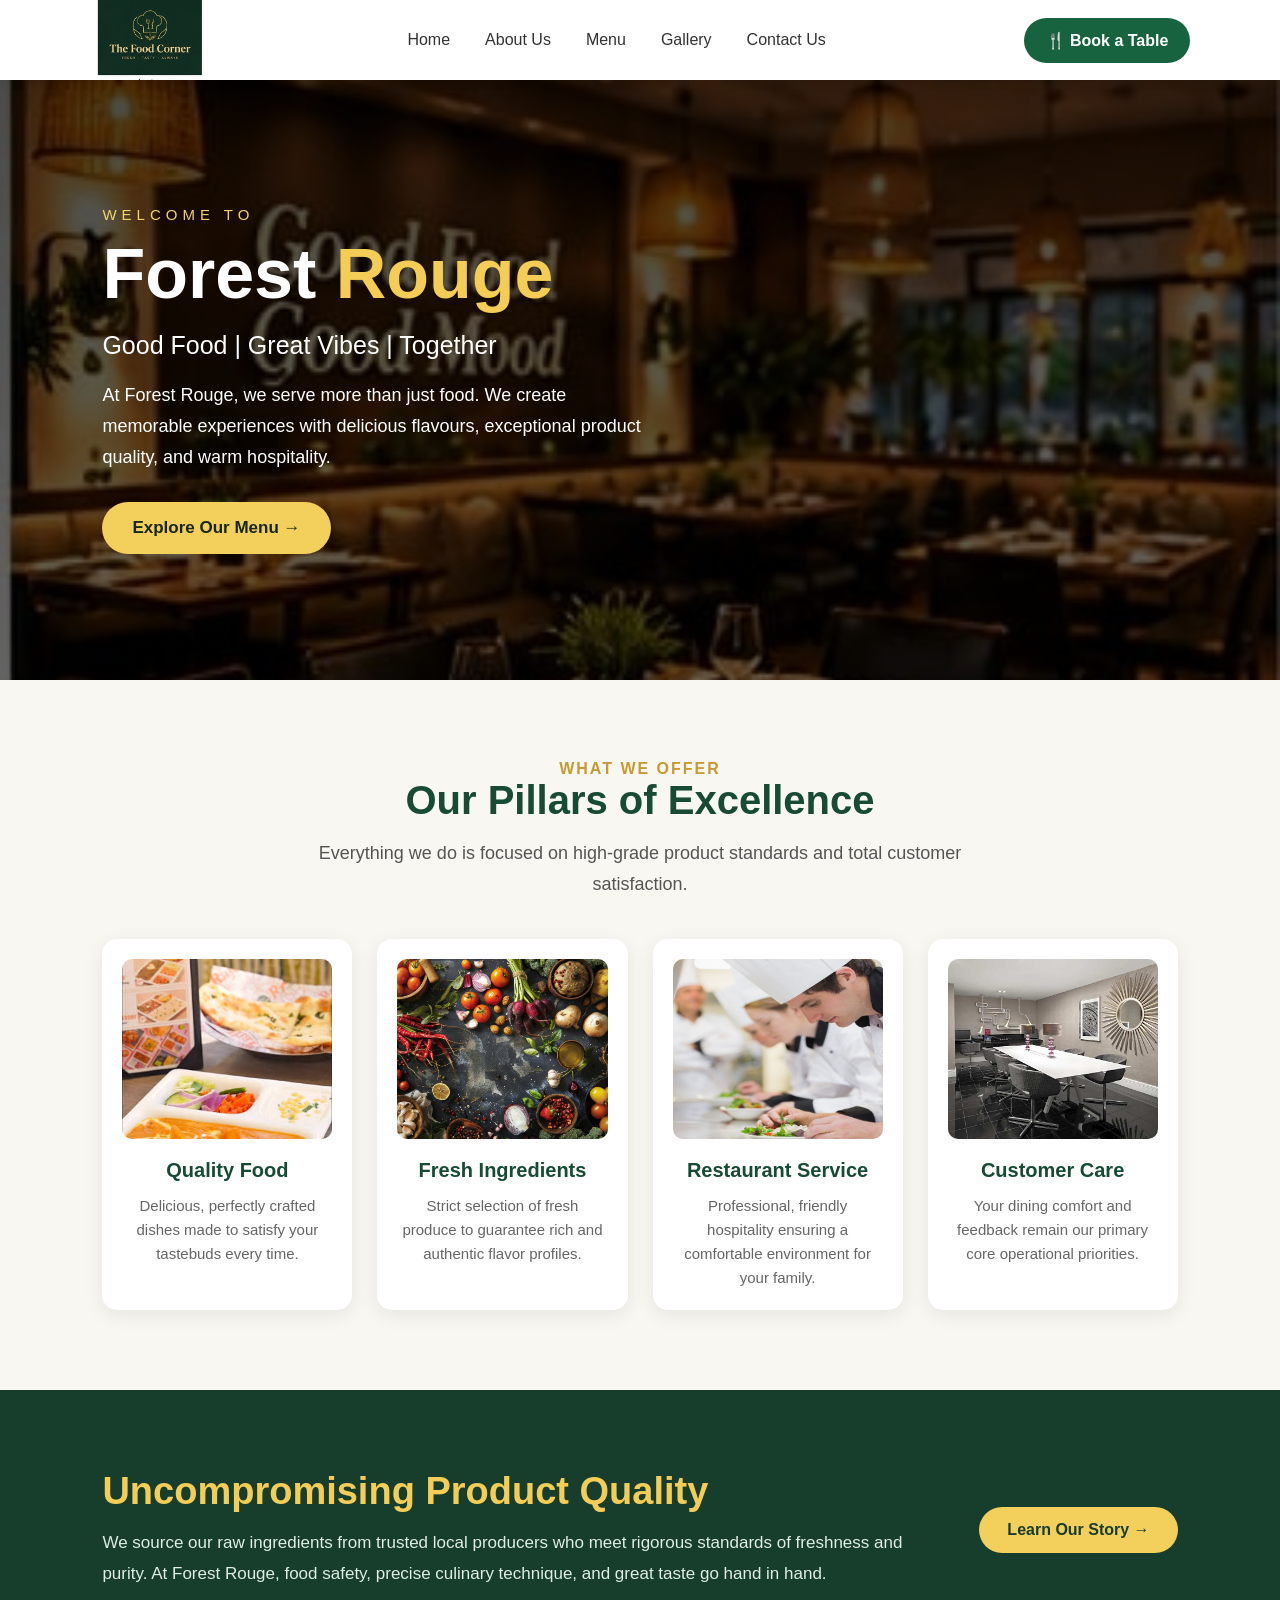
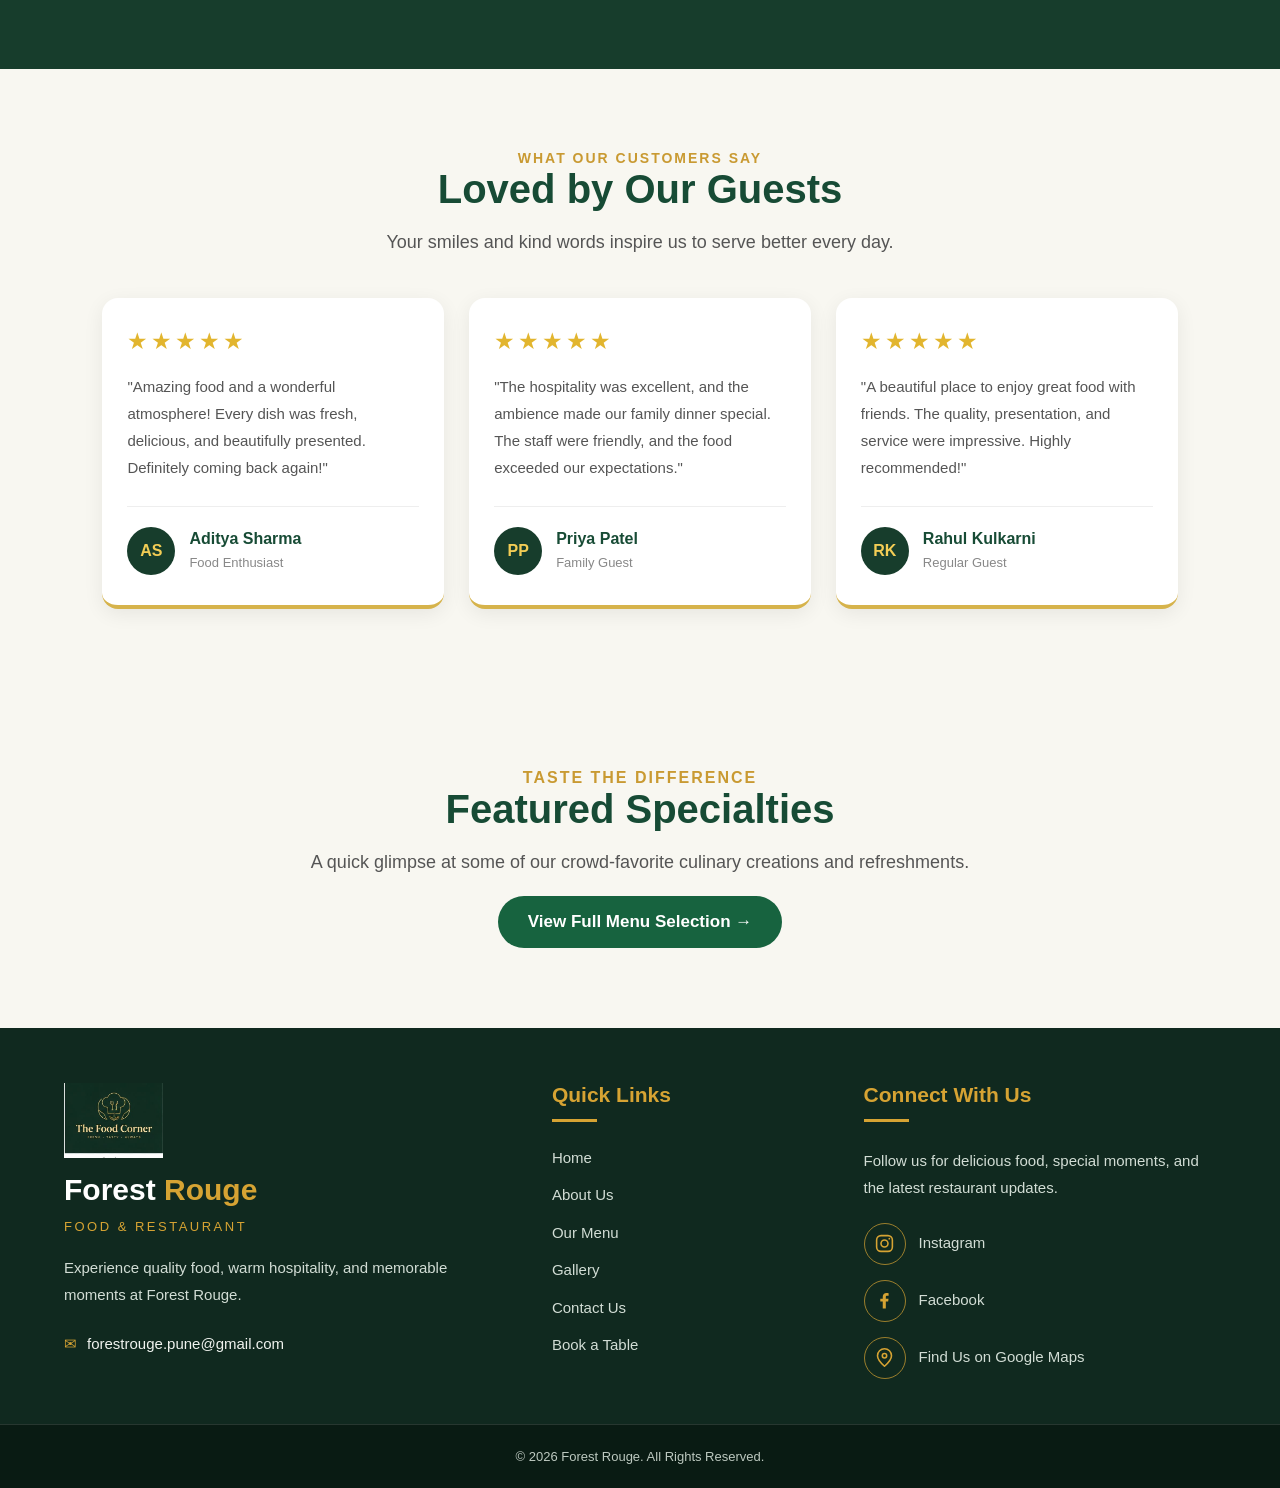
<file: index.html>
<!DOCTYPE html>
<html lang="en">
<head>
    <meta charset="UTF-8">
    <meta name="viewport" content="width=device-width, initial-scale=1.0">
    <title>Forest Rouge | Food & Restaurant</title>
    <link rel="stylesheet" href="css/master.css">

    <style>
        /* Hero Section */
        .hero {
            min-height: 600px;
            background: linear-gradient(rgba(0,0,0,0.70), rgba(0,0,0,0.60)),
                        url("../images/hero.jpeg") center/cover no-repeat;
            display: flex;
            align-items: center;
            padding: 80px 8%;
            color: white;
        }

        .hero-image-box img {
            width: 100%;
            max-width: 450px;
            height: 350px;
            object-fit: cover;
            border-radius: 20px;
            box-shadow: 0 10px 30px rgba(0,0,0,0.3);
            border: 3px solid rgba(255,255,255,0.2);
        }

        .hero-content {
            max-width: 650px;
        }

        .welcome {
            letter-spacing: 5px;
            font-size: 15px;
            color: #f2d36b;
            margin-bottom: 15px;
        }

        .hero h1 {
            font-size: 70px;
            line-height: 1.05;
            margin-bottom: 20px;
        }

        .hero h1 span {
            color: #f3cd55;
        }

        .tagline {
            font-size: 25px;
            margin-bottom: 20px;
        }

        .hero p {
            font-size: 18px;
            line-height: 1.7;
            max-width: 550px;
            margin-bottom: 30px;
        }

        .menu-btn {
            display: inline-block;
            background: #f3cf5b;
            color: #182719;
            padding: 16px 30px;
            border-radius: 30px;
            text-decoration: none;
            font-weight: bold;
            font-size: 17px;
        }

        /* Feature Cards */
        .features {
            display: grid;
            grid-template-columns: repeat(4, 1fr);
            gap: 25px;
            margin-top: 40px;
        }

        .card {
            background: white;
            padding: 20px;
            border-radius: 15px;
            box-shadow: 0 5px 20px rgba(0,0,0,0.08);
            transition: 0.3s;
            text-align: center;
            overflow: hidden;
        }

        .card:hover {
            transform: translateY(-8px);
        }

        /* NEW: Images inside feature cards */
        .card img {
            width: 100%;
            height: 180px;
            object-fit: cover;
            border-radius: 10px;
            margin-bottom: 20px;
            display: block;
        }

        .card h3 {
            margin-bottom: 12px;
            color: #174b35;
            font-size: 20px;
        }

        .card p {
            color: #666;
            line-height: 1.6;
            font-size: 15px;
        }

        /* Quality Commitment Banner */
        .quality-banner {
            background: #173d2c;
            color: white;
            padding: 80px 8%;
            display: flex;
            align-items: center;
            justify-content: space-between;
            gap: 40px;
        }

        .quality-banner > div:first-child {
            flex: 1;
        }

        .quality-banner h2 {
            font-size: 38px;
            margin-bottom: 15px;
            color: #f3cd55;
        }

        .quality-banner p {
            font-size: 17px;
            line-height: 1.8;
            color: #dfede4;
        }

        /* Customer Reviews Section */
        .reviews-section {
            background: #f8f7f1;
            padding: 80px 8%;
            text-align: center;
        }

        .review-label {
            color: #c99a32;
            font-weight: bold;
            letter-spacing: 2px;
            font-size: 14px;
        }

        .reviews-container {
            display: grid;
            grid-template-columns: repeat(3, minmax(0, 1fr));
            gap: 25px;
            margin-top: 40px;
            align-items: stretch;
        }

        .review-card {
            background: #ffffff;
            padding: 30px 25px;
            border-radius: 16px;
            text-align: left;
            box-shadow: 0 5px 20px rgba(0,0,0,0.07);
            border-bottom: 4px solid #d6b34b;
            transition: transform 0.3s ease, box-shadow 0.3s ease;
            display: flex;
            flex-direction: column;
            min-width: 0;
        }

        .review-card:hover {
            transform: translateY(-8px);
            box-shadow: 0 12px 28px rgba(0,0,0,0.12);
        }

        .stars {
            color: #e2b52e;
            font-size: 23px;
            letter-spacing: 3px;
            margin-bottom: 18px;
        }

        .review-text {
            color: #555555;
            font-size: 15px;
            line-height: 1.8;
            margin-bottom: 25px;
            flex-grow: 1;
        }

        .reviewer {
            display: flex;
            align-items: center;
            gap: 14px;
            border-top: 1px solid #eeeeee;
            padding-top: 20px;
            margin-top: auto;
        }

        .review-avatar {
            width: 48px;
            height: 48px;
            border-radius: 50%;
            background: #173d2c;
            color: #f3cd55;
            display: flex;
            align-items: center;
            justify-content: center;
            font-weight: bold;
            font-size: 16px;
            flex-shrink: 0;
        }

        .reviewer h3 {
            color: #174b35;
            font-size: 16px;
            margin: 0 0 5px;
        }

        .reviewer span {
            color: #888888;
            font-size: 13px;
        }

        /* Responsive Design */
        @media (max-width: 900px) {
            .features {
                grid-template-columns: repeat(2, 1fr);
            }

            .hero h1 {
                font-size: 45px;
            }

            .quality-banner {
                flex-direction: column;
                text-align: center;
            }

            .reviews-container {
                gap: 15px;
            }

            .review-card {
                padding: 22px 16px;
            }
        }

        @media (max-width: 600px) {
            .features {
                grid-template-columns: 1fr;
            }

            .card img {
                height: 220px;
            }

            .reviews-container {
                grid-template-columns: 1fr;
            }

            .reviews-section {
                padding: 55px 6%;
            }

            .review-card {
                padding: 25px 20px;
            }
        }
    </style>
</head>

<body>

    <!-- DYNAMIC NAVBAR PLACEHOLDER -->
    <div id="nav-placeholder"></div>

    <!-- MAIN PAGE CONTENT -->
    <main>

        <!-- SECTION 1: HERO SECTION -->
        <header class="hero">
            <div class="hero-content">
                <div class="welcome">WELCOME TO</div>

                <h1>Forest <span>Rouge</span></h1>

                <div class="tagline">
                    Good Food | Great Vibes | Together
                </div>

                <p>
                    At Forest Rouge, we serve more than just food. We create memorable experiences with delicious
                    flavours, exceptional product quality, and warm hospitality.
                </p>

                <a href="menu.html" class="menu-btn">
                    Explore Our Menu →
                </a>
            </div>
        </header>

        <!-- SECTION 2: CORE SERVICES / PILLARS -->
        <section class="section">
            <span style="color: #c99a32; font-weight: bold; letter-spacing: 2px;">
                WHAT WE OFFER
            </span>

            <h2 class="section-title">Our Pillars of Excellence</h2>

            <p class="section-text">
                Everything we do is focused on high-grade product standards and total customer satisfaction.
            </p>

            <div class="features">

                <div class="card">
                    <img src="images/chhole.jpg"
                         alt="Delicious freshly prepared restaurant food">

                    <h3>Quality Food</h3>

                    <p>
                        Delicious, perfectly crafted dishes made to satisfy your tastebuds every time.
                    </p>
                </div>

                <div class="card">
                    <img src="images/fresh.jpg"
                         alt="Fresh ingredients and vegetables">

                    <h3>Fresh Ingredients</h3>

                    <p>
                        Strict selection of fresh produce to guarantee rich and authentic flavor profiles.
                    </p>
                </div>

                <div class="card">
                    <img src="images/service.jpg"
                         alt="Restaurant dining and hospitality">

                    <h3>Restaurant Service</h3>

                    <p>
                        Professional, friendly hospitality ensuring a comfortable environment for your family.
                    </p>
                </div>

                <div class="card">
                    <img src="images/geust.jpg"
                         alt="Friendly customer service at a restaurant">

                    <h3>Customer Care</h3>

                    <p>
                        Your dining comfort and feedback remain our primary core operational priorities.
                    </p>
                </div>

            </div>
        </section>

        <!-- SECTION 3: QUALITY COMMITMENT BANNER -->
        <section class="quality-banner">
            <div>
                <h2>Uncompromising Product Quality</h2>

                <p>
                    We source our raw ingredients from trusted local producers who meet rigorous standards of freshness and purity.
                    At Forest Rouge, food safety, precise culinary technique, and great taste go hand in hand.
                </p>
            </div>

            <div>
                <a href="about_us.html"
                   style="background: #f3cf5b; color: #173d2c; padding: 14px 28px; border-radius: 30px; text-decoration: none; font-weight: bold; display: inline-block;">
                    Learn Our Story →
                </a>
            </div>
        </section>

        <!-- SECTION 4: CUSTOMER REVIEWS -->
        <section class="reviews-section">
            <span class="review-label">WHAT OUR CUSTOMERS SAY</span>

            <h2 class="section-title">Loved by Our Guests</h2>

            <p class="section-text">
                Your smiles and kind words inspire us to serve better every day.
            </p>

            <div class="reviews-container">

                <!-- REVIEW 1 -->
                <div class="review-card">
                    <div class="stars">★★★★★</div>

                    <p class="review-text">
                        "Amazing food and a wonderful atmosphere! Every dish was fresh,
                        delicious, and beautifully presented. Definitely coming back again!"
                    </p>

                    <div class="reviewer">
                        <div class="review-avatar">AS</div>

                        <div>
                            <h3>Aditya Sharma</h3>
                            <span>Food Enthusiast</span>
                        </div>
                    </div>
                </div>

                <!-- REVIEW 2 -->
                <div class="review-card">
                    <div class="stars">★★★★★</div>

                    <p class="review-text">
                        "The hospitality was excellent, and the ambience made our family
                        dinner special. The staff were friendly, and the food exceeded our expectations."
                    </p>

                    <div class="reviewer">
                        <div class="review-avatar">PP</div>

                        <div>
                            <h3>Priya Patel</h3>
                            <span>Family Guest</span>
                        </div>
                    </div>
                </div>

                <!-- REVIEW 3 -->
                <div class="review-card">
                    <div class="stars">★★★★★</div>

                    <p class="review-text">
                        "A beautiful place to enjoy great food with friends. The quality,
                        presentation, and service were impressive. Highly recommended!"
                    </p>

                    <div class="reviewer">
                        <div class="review-avatar">RK</div>

                        <div>
                            <h3>Rahul Kulkarni</h3>
                            <span>Regular Guest</span>
                        </div>
                    </div>
                </div>

            </div>
        </section>

        <!-- SECTION 5: MENU SNEAK PEEK -->
        <section class="section">
            <span style="color: #c99a32; font-weight: bold; letter-spacing: 2px;">
                TASTE THE DIFFERENCE
            </span>

            <h2 class="section-title">Featured Specialties</h2>

            <p class="section-text">
                A quick glimpse at some of our crowd-favorite culinary creations and refreshments.
            </p>

            <br>

            <a href="menu.html"
               class="menu-btn"
               style="background: #17633f; color: white;">
                View Full Menu Selection →
            </a>
        </section>

    </main>

    <!-- DYNAMIC FOOTER PLACEHOLDER -->
    <div id="footer-placeholder"></div>

    <!-- TEMPLATE INJECTION SCRIPT -->
    <script>
        document.addEventListener("DOMContentLoaded", function () {
            fetch("navbar.html")
                .then(res => res.text())
                .then(data => {
                    document.getElementById("nav-placeholder").innerHTML = data;
                });

            fetch("footer.html")
                .then(res => res.text())
                .then(data => {
                    document.getElementById("footer-placeholder").innerHTML = data;
                });
        });
    </script>

</body>
</html>
</file>
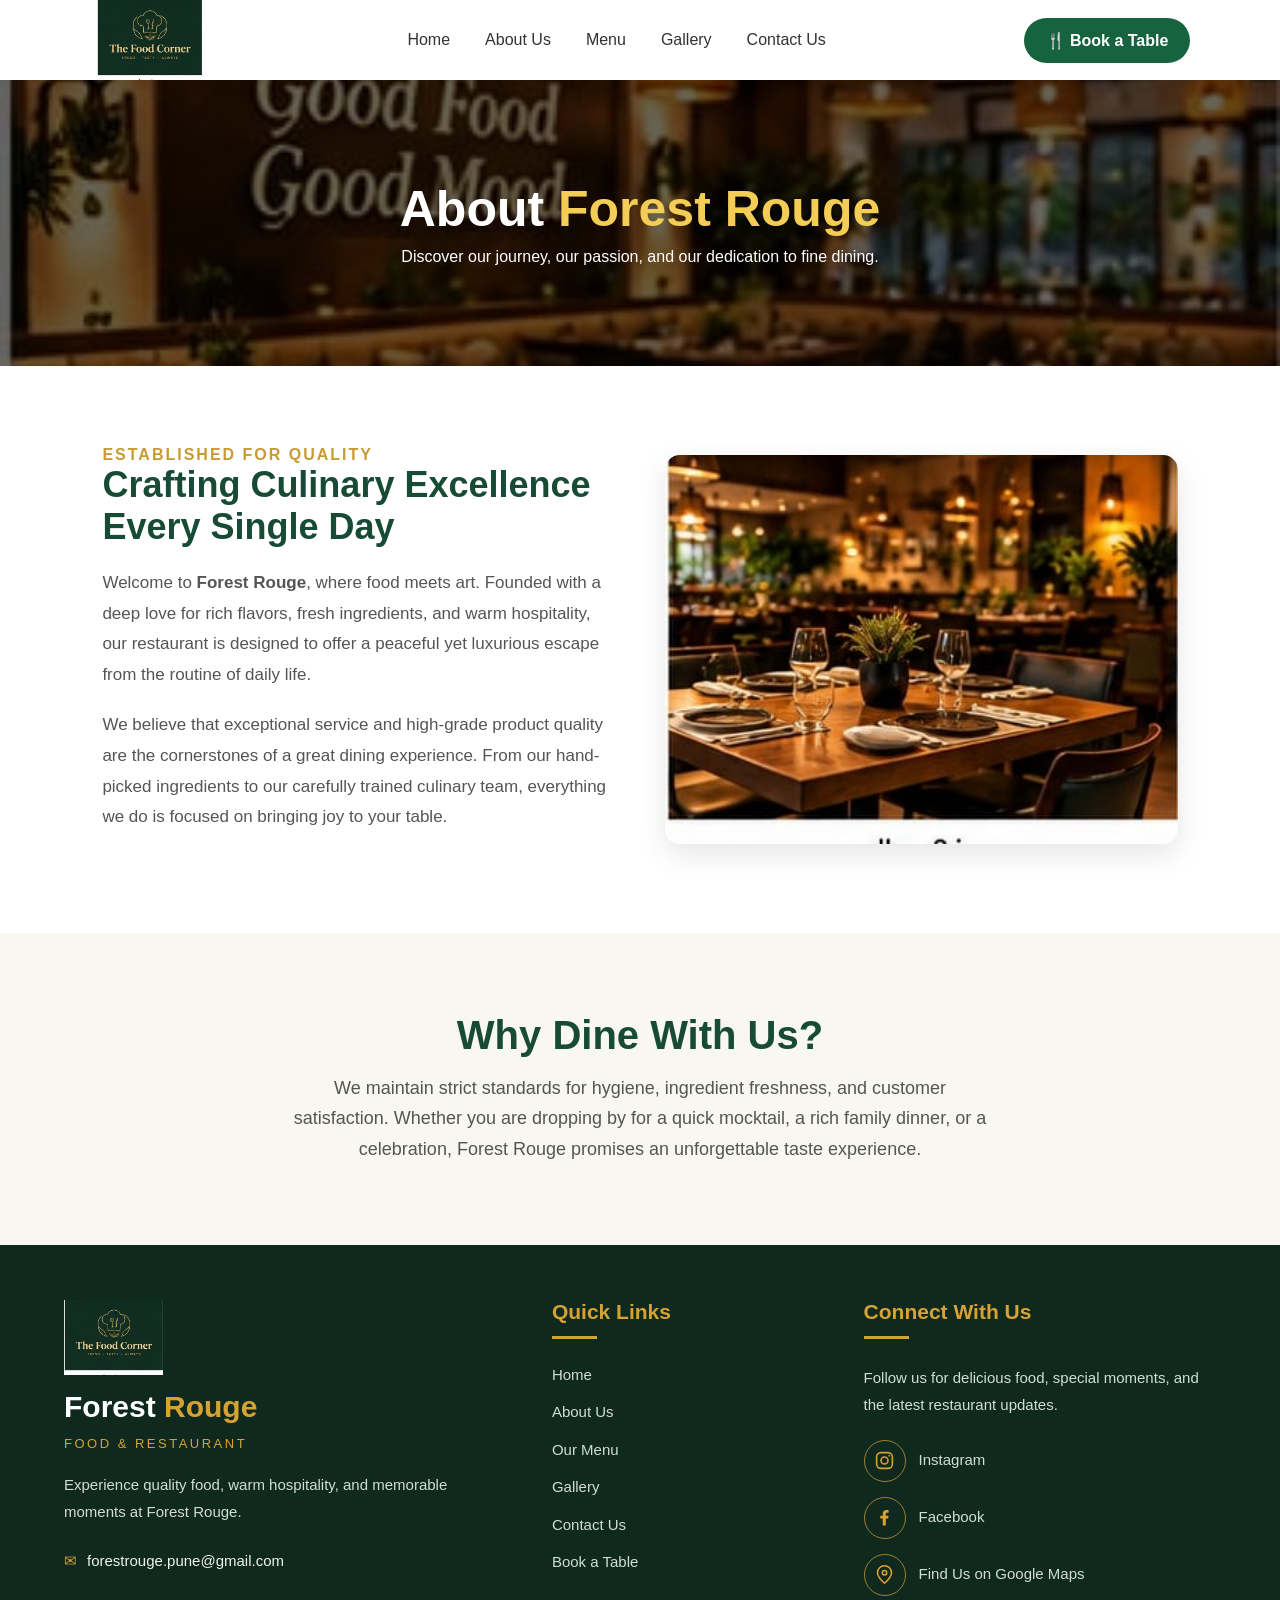
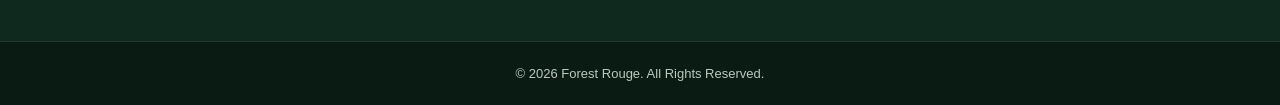
<file: about_us.html>
<!DOCTYPE html>
<html lang="en">
<head>
    <meta charset="UTF-8">
    <meta name="viewport" content="width=device-width, initial-scale=1.0">
    <title>Forest Rouge | About Us</title>
    <!-- Link to Master Stylesheet -->
    <link rel="stylesheet" href="css/master.css">
</head>
<body>

    <!-- DYNAMIC NAVBAR PLACEHOLDER -->
    <div id="nav-placeholder"></div>

    <!-- MAIN PAGE CONTENT -->
    <main>
        
        <!-- About Page Header Banner -->
        <header class="about-hero">
            <h1>About <span>Forest Rouge</span></h1>
            <p>Discover our journey, our passion, and our dedication to fine dining.</p>
        </header>

        <!-- Our Story / Core Values Section -->
        <section class="about-grid">
            <div class="about-text-content">
                <span style="color: #c99a32; font-weight: bold; letter-spacing: 2px;">ESTABLISHED FOR QUALITY</span>
                <h2>Crafting Culinary Excellence Every Single Day</h2>
                <p>
                    Welcome to <strong>Forest Rouge</strong>, where food meets art. Founded with a deep love for rich flavors, 
                    fresh ingredients, and warm hospitality, our restaurant is designed to offer a peaceful yet luxurious escape from the routine of daily life.
                </p>
                <p>
                    We believe that exceptional service and high-grade product quality are the cornerstones of a great dining experience. 
                    From our hand-picked ingredients to our carefully trained culinary team, everything we do is focused on bringing joy to your table.
                </p>
            </div>
            <div class="about-image-wrapper">
                <img src="images/gallary2.jpeg" alt="Forest Rouge Restaurant Ambiance">
            </div>
        </section>

        <!-- Quality Commitment Highlight -->
        <section class="section">
            <h2 class="section-title">Why Dine With Us?</h2>
            <p class="section-text">
                We maintain strict standards for hygiene, ingredient freshness, and customer satisfaction. Whether you are dropping by 
                for a quick mocktail, a rich family dinner, or a celebration, Forest Rouge promises an unforgettable taste experience.
            </p>
        </section>

    </main>

    <!-- DYNAMIC FOOTER PLACEHOLDER -->
    <div id="footer-placeholder"></div>

    <!-- TEMPLATE INJECTION SCRIPT -->
    <script>
        document.addEventListener("DOMContentLoaded", function() {
            // Automatically inject navbar.html
            fetch("navbar.html")
                .then(response => response.text())
                .then(data => { 
                    document.getElementById("nav-placeholder").innerHTML = data; 
                    // Highlight current page active link if desired
                });

            // Automatically inject footer.html
            fetch("footer.html")
                .then(response => response.text())
                .then(data => { 
                    document.getElementById("footer-placeholder").innerHTML = data; 
                });
        });
    </script>

</body>
</html>
</file>
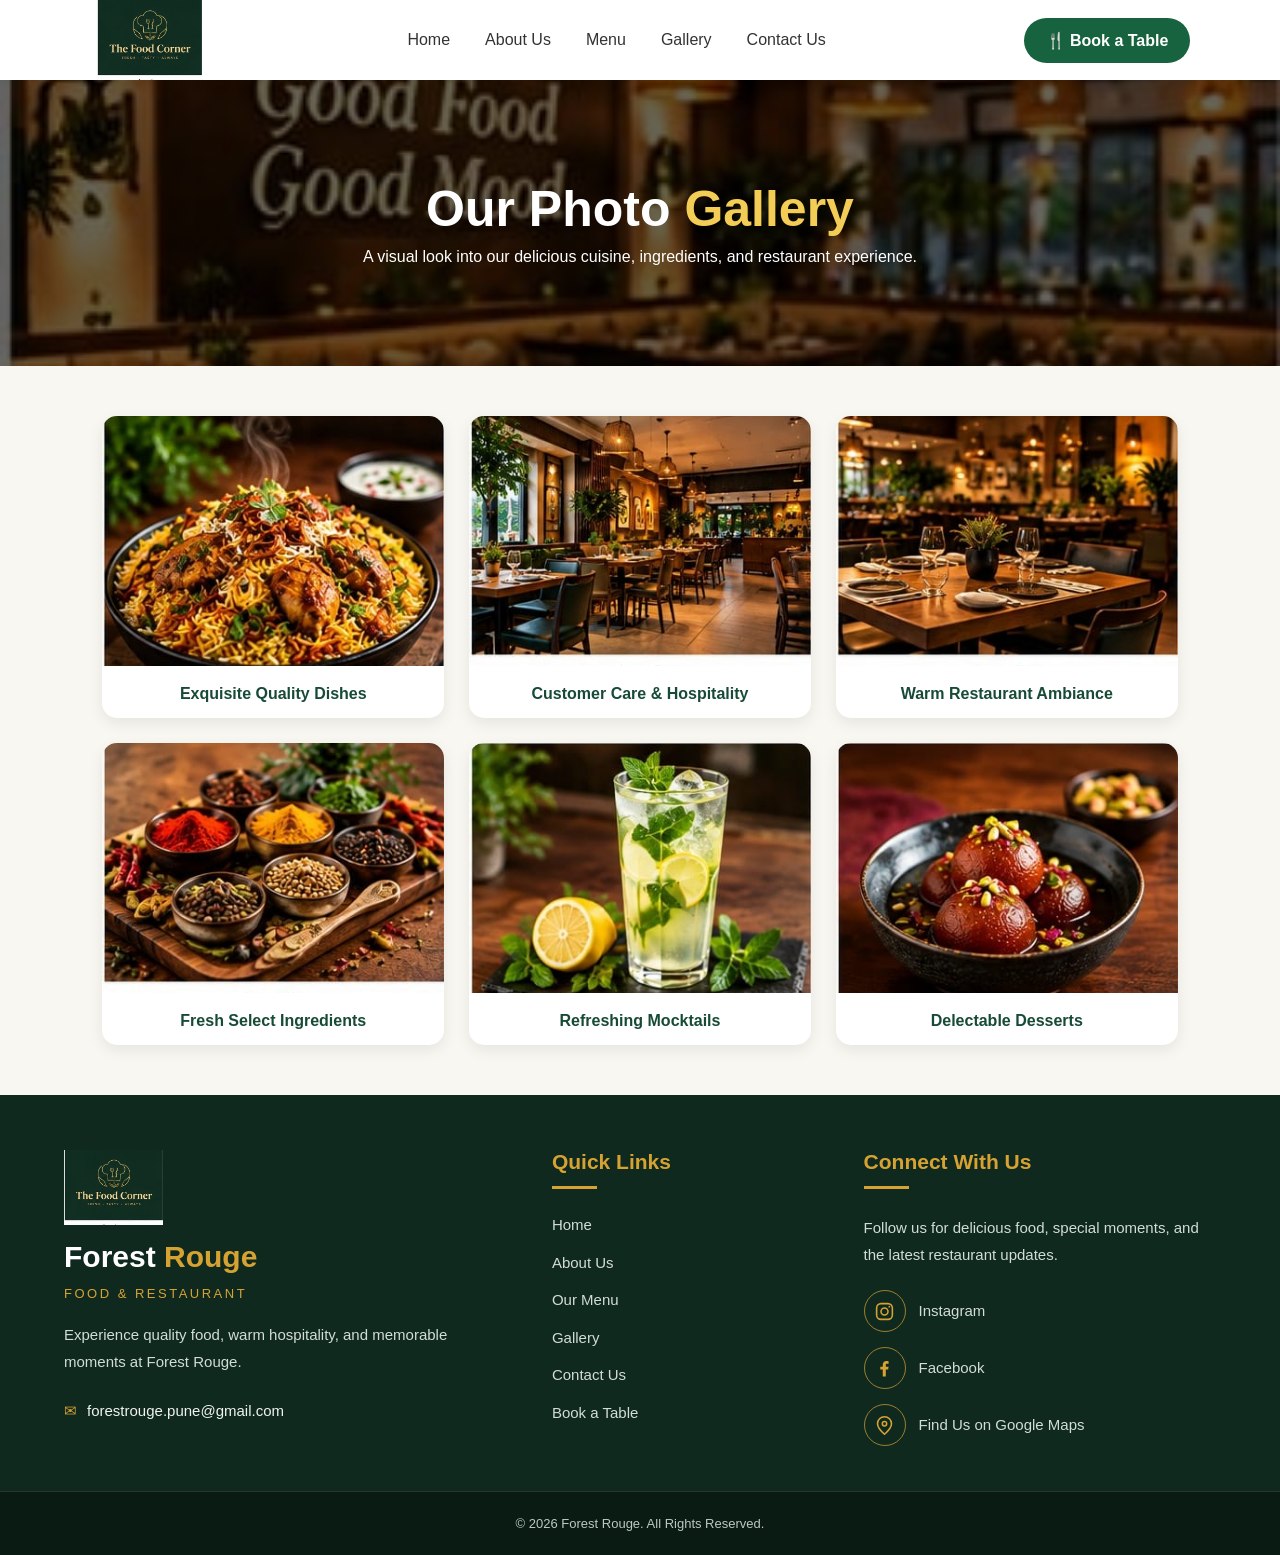
<file: gallery.html>
<!DOCTYPE html>
<html lang="en">
<head>
    <meta charset="UTF-8">
    <meta name="viewport" content="width=device-width, initial-scale=1.0">
    <title>Forest Rouge | Gallery</title>
    <link rel="stylesheet" href="css/master.css">
    <style>
        /* Gallery grid configuration */
        .gallery-grid {
            display: grid;
            grid-template-columns: repeat(3, 1fr);
            gap: 25px;
            padding: 50px 8%;
        }
        .gallery-item {
            background: white;
            border-radius: 15px;
            overflow: hidden;
            box-shadow: 0 5px 15px rgba(0,0,0,0.08);
            transition: 0.3s;
        }
        .gallery-item:hover {
            transform: translateY(-5px);
        }
        .gallery-item img {
            width: 100%;
            height: 250px;
            object-fit: cover;
        }
        .gallery-caption {
            padding: 15px;
            text-align: center;
            font-weight: bold;
            color: #174b35;
        }
        @media (max-width: 900px) {
            .gallery-grid {
                grid-template-columns: repeat(2, 1fr);
            }
        }
        @media (max-width: 600px) {
            .gallery-grid {
                grid-template-columns: 1fr;
            }
        }
    </style>
</head>
<body>

    <!-- DYNAMIC NAVBAR PLACEHOLDER -->
    <div id="nav-placeholder"></div>

    <!-- MAIN PAGE CONTENT -->
    <main>
        
        <!-- Gallery Header Banner -->
        <header class="about-hero">
            <h1>Our Photo <span>Gallery</span></h1>
            <p>A visual look into our delicious cuisine, ingredients, and restaurant experience.</p>
        </header>

        <!-- Gallery Image Grid Section -->
        <section>
            <div class="gallery-grid">
                
                <div class="gallery-item">
                    <img src="images/biryani.jpeg" alt="Quality Food">
                    <div class="gallery-caption">Exquisite Quality Dishes</div>
                </div>

                <div class="gallery-item">
                    <img src="images/gallary1.jpeg" alt="Restaurant Vibe">
                    <div class="gallery-caption">Customer Care & Hospitality</div>
                </div>

                <div class="gallery-item">
                    <img src="images/gallary2.jpeg" alt="Dining Service">
                    <div class="gallery-caption">Warm Restaurant Ambiance</div>
                </div>

                <div class="gallery-item">
                    <img src="images/gallary3.jpeg" alt="Fresh Ingredients">
                    <div class="gallery-caption">Fresh Select Ingredients</div>
                </div>

                <div class="gallery-item">
                    <img src="images/drinks.jpeg" alt="Mocktails">
                    <div class="gallery-caption">Refreshing Mocktails</div>
                </div>

                <div class="gallery-item">
                    <img src="images/dessert.jpeg" alt="Desserts">
                    <div class="gallery-caption">Delectable Desserts</div>
                </div>

            </div>
        </section>

    </main>

    <!-- DYNAMIC FOOTER PLACEHOLDER -->
    <div id="footer-placeholder"></div>

    <!-- TEMPLATE INJECTION SCRIPT -->
    <script>
        document.addEventListener("DOMContentLoaded", function() {
            fetch("navbar.html").then(res => res.text()).then(data => document.getElementById("nav-placeholder").innerHTML = data);
            fetch("footer.html").then(res => res.text()).then(data => document.getElementById("footer-placeholder").innerHTML = data);
        });
    </script>

</body>
</html>
</file>
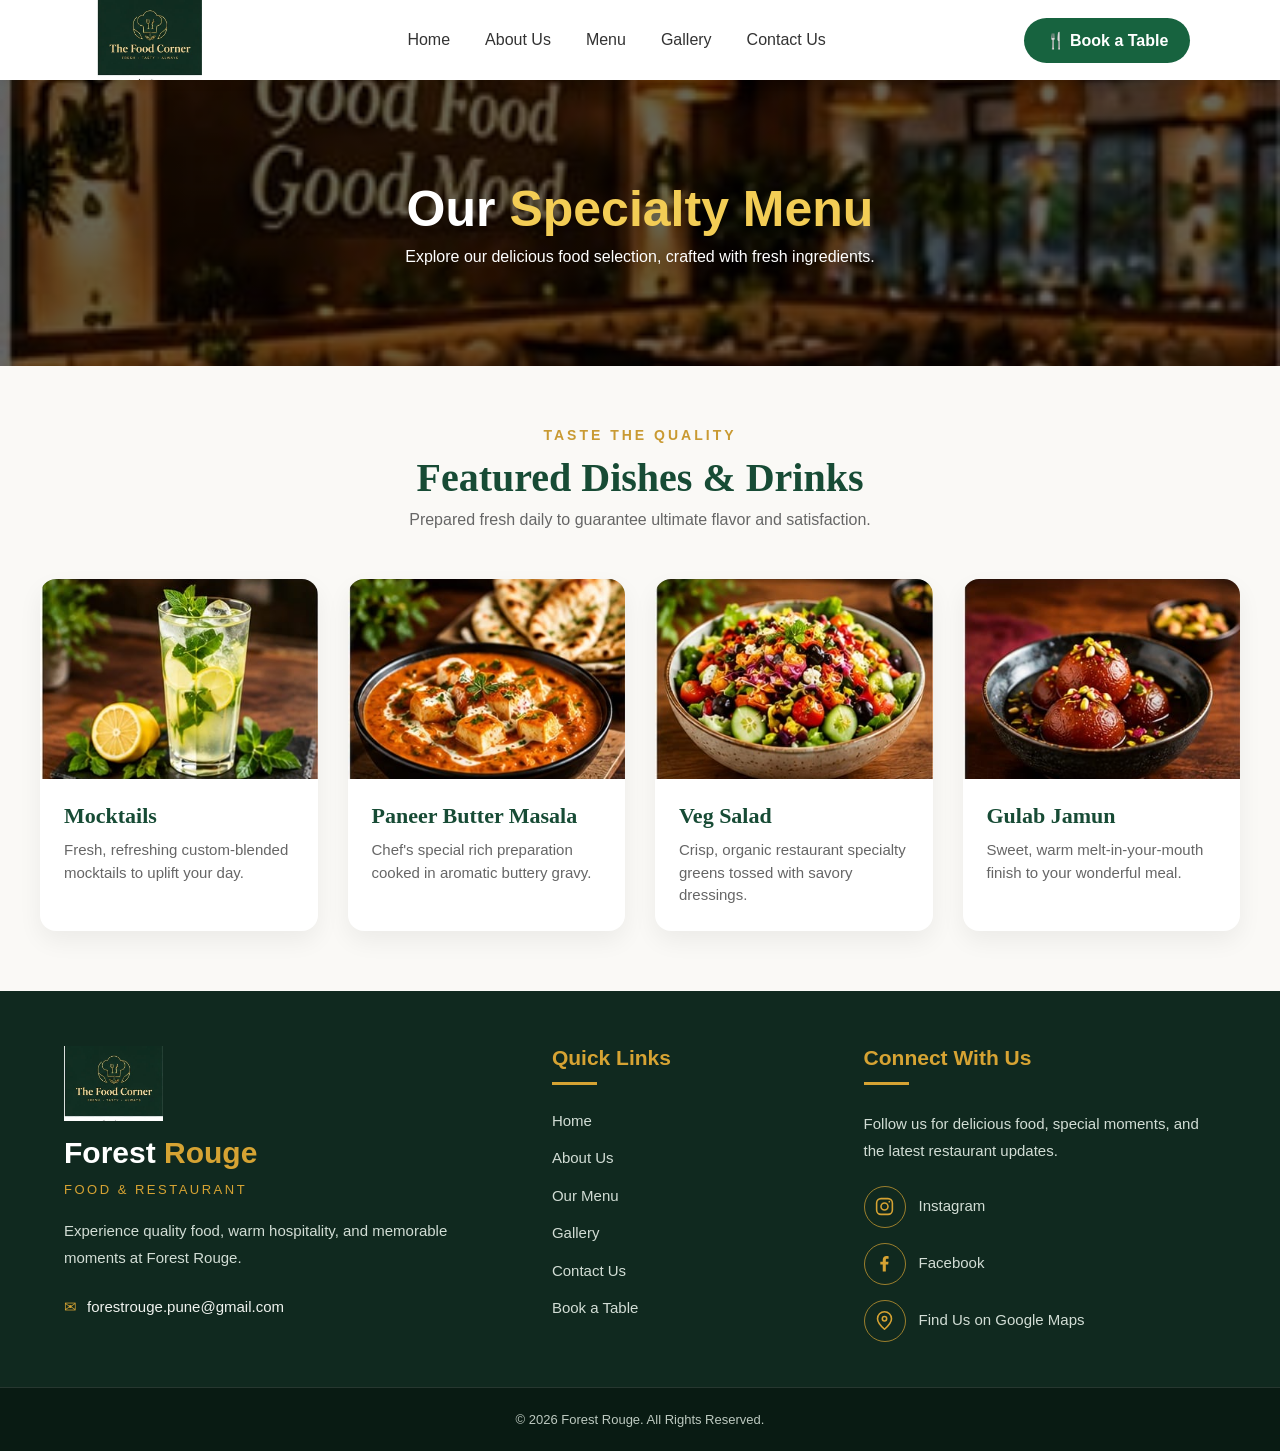
<file: menu.html>
<!DOCTYPE html>
<html lang="en">
<head>
    <meta charset="UTF-8">
    <meta name="viewport" content="width=device-width, initial-scale=1.0">
    <title>Forest Rouge | Menu</title>
    <link rel="stylesheet"
      href="https://cdnjs.cloudflare.com/ajax/libs/font-awesome/6.7.2/css/all.min.css">

    <link rel="stylesheet" href="css/master.css">
    
</head>
<body>

    <!-- DYNAMIC NAVBAR PLACEHOLDER -->
    <div id="nav-placeholder"></div>

    <!-- MAIN PAGE CONTENT -->
    <main>
        
        <!-- Menu Page Header Banner -->
        <header class="about-hero">
            <h1>Our <span>Specialty Menu</span></h1>
            <p>Explore our delicious food selection, crafted with fresh ingredients.</p>
        </header>

        <!-- Dine Menu Section -->
        <section class="section" id="menu" style="padding: 60px 20px; background-color: #faf9f6;">
            <div class="dine-menu-container" style="max-width: 1200px; margin: 0 auto;">
              
              <!-- Section Header -->
              <div class="menu-header" style="text-align: center; margin-bottom: 50px;">
                <span class="sub-title" style="color: #c99a32; font-weight: 700; letter-spacing: 3px; font-size: 14px; text-transform: uppercase;">Taste The Quality</span>
                <h2 class="main-title" style="font-size: 40px; color: #174b35; margin-top: 10px; font-family: serif;">Featured Dishes & Drinks</h2>
                <p class="description" style="color: #666; margin-top: 10px; font-size: 16px;">Prepared fresh daily to guarantee ultimate flavor and satisfaction.</p>
              </div>

              <!-- Menu Cards Grid (Vertical Form) -->
              <div class="features" style="display: grid; grid-template-columns: repeat(auto-fit, minmax(260px, 1fr)); gap: 30px; margin-top: 30px;">
                
                <!-- Card 1 -->
                <div class="card" style="background: #ffffff; border-radius: 16px; overflow: hidden; box-shadow: 0 10px 25px rgba(0,0,0,0.06); transition: transform 0.3s ease, box-shadow 0.3s ease; display: flex; flex-direction: column;" onmouseover="this.style.transform='translateY(-8px)'; this.style.boxShadow='0 15px 35px rgba(0,0,0,0.1)';" onmouseout="this.style.transform='translateY(0)'; this.style.boxShadow='0 10px 25px rgba(0,0,0,0.06)';">
                  <div class="card-img-wrapper" style="width: 100%; height: 200px; overflow: hidden;">
                    <img src="images/drinks.jpeg" alt="Mocktails" style="width: 100%; height: 100%; object-fit: cover; transition: transform 0.5s ease;" onmouseover="this.style.transform='scale(1.08)';" onmouseout="this.style.transform='scale(1)';">
                  </div>
                  <div style="padding: 24px; display: flex; flex-direction: column; flex-grow: 1; text-align: left;">
                    <h3 style="margin: 0 0 10px 0; color: #174b35; font-size: 22px; font-family: serif;">Mocktails</h3>
                    <p style="margin: 0; color: #666; font-size: 15px; line-height: 1.5;">Fresh, refreshing custom-blended mocktails to uplift your day.</p>
                  </div>
                </div>

                <!-- Card 2 -->
                <div class="card" style="background: #ffffff; border-radius: 16px; overflow: hidden; box-shadow: 0 10px 25px rgba(0,0,0,0.06); transition: transform 0.3s ease, box-shadow 0.3s ease; display: flex; flex-direction: column;" onmouseover="this.style.transform='translateY(-8px)'; this.style.boxShadow='0 15px 35px rgba(0,0,0,0.1)';" onmouseout="this.style.transform='translateY(0)'; this.style.boxShadow='0 10px 25px rgba(0,0,0,0.06)';">
                  <div class="card-img-wrapper" style="width: 100%; height: 200px; overflow: hidden;">
                    <img src="images/paneer.jpeg" alt="Paneer Butter Masala" style="width: 100%; height: 100%; object-fit: cover; transition: transform 0.5s ease;" onmouseover="this.style.transform='scale(1.08)';" onmouseout="this.style.transform='scale(1)';">
                  </div>
                  <div style="padding: 24px; display: flex; flex-direction: column; flex-grow: 1; text-align: left;">
                    <h3 style="margin: 0 0 10px 0; color: #174b35; font-size: 22px; font-family: serif;">Paneer Butter Masala</h3>
                    <p style="margin: 0; color: #666; font-size: 15px; line-height: 1.5;">Chef's special rich preparation cooked in aromatic buttery gravy.</p>
                  </div>
                </div>

                <!-- Card 3 -->
                <div class="card" style="background: #ffffff; border-radius: 16px; overflow: hidden; box-shadow: 0 10px 25px rgba(0,0,0,0.06); transition: transform 0.3s ease, box-shadow 0.3s ease; display: flex; flex-direction: column;" onmouseover="this.style.transform='translateY(-8px)'; this.style.boxShadow='0 15px 35px rgba(0,0,0,0.1)';" onmouseout="this.style.transform='translateY(0)'; this.style.boxShadow='0 10px 25px rgba(0,0,0,0.06)';">
                  <div class="card-img-wrapper" style="width: 100%; height: 200px; overflow: hidden;">
                    <img src="images/salad.jpeg" alt="Veg Salad" style="width: 100%; height: 100%; object-fit: cover; transition: transform 0.5s ease;" onmouseover="this.style.transform='scale(1.08)';" onmouseout="this.style.transform='scale(1)';">
                  </div>
                  <div style="padding: 24px; display: flex; flex-direction: column; flex-grow: 1; text-align: left;">
                    <h3 style="margin: 0 0 10px 0; color: #174b35; font-size: 22px; font-family: serif;">Veg Salad</h3>
                    <p style="margin: 0; color: #666; font-size: 15px; line-height: 1.5;">Crisp, organic restaurant specialty greens tossed with savory dressings.</p>
                  </div>
                </div>

                <!-- Card 4 -->
                <div class="card" style="background: #ffffff; border-radius: 16px; overflow: hidden; box-shadow: 0 10px 25px rgba(0,0,0,0.06); transition: transform 0.3s ease, box-shadow 0.3s ease; display: flex; flex-direction: column;" onmouseover="this.style.transform='translateY(-8px)'; this.style.boxShadow='0 15px 35px rgba(0,0,0,0.1)';" onmouseout="this.style.transform='translateY(0)'; this.style.boxShadow='0 10px 25px rgba(0,0,0,0.06)';">
                  <div class="card-img-wrapper" style="width: 100%; height: 200px; overflow: hidden;">
                    <img src="images/dessert.jpeg" alt="Gulab Jamun" style="width: 100%; height: 100%; object-fit: cover; transition: transform 0.5s ease;" onmouseover="this.style.transform='scale(1.08)';" onmouseout="this.style.transform='scale(1)';">
                  </div>
                  <div style="padding: 24px; display: flex; flex-direction: column; flex-grow: 1; text-align: left;">
                    <h3 style="margin: 0 0 10px 0; color: #174b35; font-size: 22px; font-family: serif;">Gulab Jamun</h3>
                    <p style="margin: 0; color: #666; font-size: 15px; line-height: 1.5;">Sweet, warm melt-in-your-mouth finish to your wonderful meal.</p>
                  </div>
                </div>

              </div>

            </div>
        </section>

    </main>

    <!-- DYNAMIC FOOTER PLACEHOLDER -->
    <div id="footer-placeholder"></div>

    <!-- TEMPLATE INJECTION SCRIPT -->
    <script>
        document.addEventListener("DOMContentLoaded", function() {
            fetch("navbar.html").then(res => res.text()).then(data => document.getElementById("nav-placeholder").innerHTML = data);
            fetch("footer.html").then(res => res.text()).then(data => document.getElementById("footer-placeholder").innerHTML = data);
        });
    </script>

</body>
</html>
</file>
<file: css/master.css>
/* ==========================================
   FOREST ROUGE - MASTER STYLESHEET
   ========================================== */

/* GLOBAL RESET */
* {
    margin: 0;
    padding: 0;
    box-sizing: border-box;
    font-family: Arial, sans-serif;
}

html {
    scroll-behavior: smooth;
}

body {
    background: #f8f7f1;
    color: #173d2c;
    display: flex;
    flex-direction: column;
    min-height: 100vh;
}

main {
    flex: 1 0 auto;
}

/* NAVBAR */
nav {
    min-height: 80px;
    background: #ffffff;
    display: flex;
    align-items: center;
    justify-content: space-between;
    padding: 0 7%;
    box-shadow: 0 2px 10px rgba(0, 0, 0, 0.08);
    position: sticky;
    top: 0;
    z-index: 1000;
}

.logo {
    font-size: 28px;
    font-weight: bold;
    color: #174b35;
    display: flex;
    align-items: center;
}

.logo-item {
    display: inline-block;
}

.logo img {
    width: 120px;
    height: 80px;
    object-fit: contain;
}

.logo span {
    color: #c99a32;
}

.nav-links {
    display: flex;
    gap: 35px;
    list-style: none;
}

.nav-links a {
    color: #333333;
    text-decoration: none;
    font-size: 16px;
    transition: color 0.3s ease;
}

.nav-links a:hover,
.nav-links a.active {
    color: #197044;
    font-weight: bold;
}

.book-btn {
    display: inline-block;
    background: #17633f;
    color: #ffffff;
    padding: 13px 22px;
    border-radius: 30px;
    text-decoration: none;
    font-weight: bold;
    transition: background 0.3s ease, transform 0.3s ease;
}

.book-btn:hover {
    background: #124d31;
    transform: translateY(-2px);
}

/* GENERAL SECTIONS */
.section {
    padding: 80px 8%;
    text-align: center;
}

.section-title {
    font-size: 40px;
    margin-bottom: 15px;
    color: #174b35;
}

.section-text {
    max-width: 700px;
    margin: auto;
    color: #555555;
    line-height: 1.7;
    font-size: 18px;
}

/* ABOUT HERO */
.about-hero {
    background:
        linear-gradient(rgba(0, 0, 0, 0.6), rgba(0, 0, 0, 0.6)),
        url("../images/hero.jpeg") center / cover no-repeat;
    padding: 100px 8%;
    text-align: center;
    color: #ffffff;
}

.about-hero h1 {
    font-size: 50px;
    margin-bottom: 10px;
}

.about-hero h1 span {
    color: #f3cd55;
}

/* ABOUT CONTENT */
.about-grid {
    display: grid;
    grid-template-columns: 1fr 1fr;
    gap: 50px;
    align-items: center;
    padding: 80px 8%;
    background: #ffffff;
}

.about-text-content h2 {
    font-size: 36px;
    color: #174b35;
    margin-bottom: 20px;
}

.about-text-content p {
    color: #555555;
    line-height: 1.8;
    margin-bottom: 20px;
    font-size: 17px;
}

.about-image-wrapper img {
    display: block;
    width: 100%;
    height: auto;
    border-radius: 15px;
    box-shadow: 0 10px 30px rgba(0, 0, 0, 0.1);
}

/* ==========================================
   FOOTER
   ========================================== */

.site-footer {
    width: 100%;
    flex-shrink: 0;
    margin-top: auto;
    background: #10291f;
    color: #ffffff;
}

/* Three balanced columns */
.footer-container {
    width: 100%;
    max-width: 1400px;
    margin: 0 auto;
    padding: 55px 5% 45px;
    display: grid;
    grid-template-columns: 1.2fr 0.7fr 1fr;
    column-gap: 65px;
    row-gap: 40px;
    align-items: start;
}

.footer-column {
    min-width: 0;
}

/* Column headings */
.footer-column h3 {
    color: #d6a333;
    font-size: 21px;
    font-weight: 700;
    margin-bottom: 25px;
}

.footer-column h3::after {
    content: "";
    display: block;
    width: 45px;
    height: 3px;
    background: #d6a333;
    margin-top: 12px;
}

/* Restaurant logo */
.footer-logo {
    display: block;
    width: 110px;
    height: 75px;
    object-fit: contain;
    object-position: left center;
    margin-bottom: 12px;
    background: transparent;
}

/* Restaurant name */
.footer-brand {
    color: #ffffff;
    font-size: 30px;
    font-weight: 700;
    line-height: 1.3;
    margin-bottom: 10px;
}

.footer-brand span {
    color: #d6a333;
}

/* Tagline */
.footer-tagline {
    color: #d6a333;
    font-size: 13px;
    letter-spacing: 2.5px;
    text-transform: uppercase;
    margin-bottom: 20px;
}

/* Footer descriptions */
.footer-description {
    color: #d2ddd5;
    font-size: 15px;
    line-height: 1.8;
    margin-bottom: 22px;
}

/* Email */
.footer-email {
    display: flex;
    align-items: flex-start;
    gap: 10px;
    font-size: 15px;
    line-height: 1.8;
    overflow-wrap: anywhere;
}

.footer-email > span {
    color: #d6a333;
    flex-shrink: 0;
}

.footer-email a {
    color: #f0f3ef;
    text-decoration: none;
    transition: color 0.3s ease;
}

.footer-email a:hover {
    color: #d6a333;
}

/* Quick links */
.footer-links {
    list-style: none;
    padding: 0;
    margin: 0;
}

.footer-links li {
    margin-bottom: 15px;
}

.footer-links a {
    display: inline-block;
    color: #d2ddd5;
    text-decoration: none;
    font-size: 15px;
    line-height: 1.5;
    transition: color 0.3s ease, transform 0.3s ease;
}

.footer-links a:hover {
    color: #d6a333;
    transform: translateX(4px);
}

/* Social links */
.footer-socials {
    display: flex;
    flex-direction: column;
    align-items: flex-start;
    gap: 15px;
}

.footer-socials a {
    display: flex;
    align-items: center;
    gap: 13px;
    color: #d2ddd5;
    text-decoration: none;
    font-size: 15px;
    line-height: 1.5;
    transition: color 0.3s ease;
}

.social-icon {
    width: 42px;
    height: 42px;
    flex: 0 0 42px;
    display: inline-flex;
    align-items: center;
    justify-content: center;
    color: #d6a333;
    border: 1px solid rgba(214, 163, 51, 0.7);
    border-radius: 50%;
    transition: background 0.3s ease, color 0.3s ease,
                border-color 0.3s ease, transform 0.3s ease;
}

.social-icon svg {
    display: block;
    width: 21px;
    height: 21px;
}

.footer-socials a:hover {
    color: #ffffff;
}

.footer-socials a:hover .social-icon {
    background: #d6a333;
    color: #10291f;
    border-color: #d6a333;
    transform: translateY(-2px);
}

/* Keyboard focus */
.footer-socials a:focus-visible,
.footer-links a:focus-visible,
.footer-email a:focus-visible {
    outline: 2px solid #d6a333;
    outline-offset: 4px;
}

/* Copyright bar */
.footer-bottom {
    display: block;
    position: relative;
    clear: both;
    width: 100%;
    padding: 20px;
    background: #091b13;
    border-top: 1px solid rgba(255, 255, 255, 0.12);
    text-align: center;
}

.footer-bottom p {
    margin: 0;
    color: #bdc9c0;
    font-size: 13px;
    line-height: 1.8;
}

/* TABLET */
@media (max-width: 900px) {
    .nav-links {
        display: none;
    }

    .about-grid {
        grid-template-columns: 1fr;
        gap: 30px;
        padding: 50px 5%;
    }

    .footer-container {
        grid-template-columns: 1fr 1fr;
        column-gap: 40px;
        padding: 45px 5% 35px;
    }

    .footer-about {
        grid-column: 1 / -1;
    }
}

/* MOBILE */
@media (max-width: 600px) {
    nav {
        padding: 0 5%;
    }

    .logo img {
        width: 95px;
        height: 70px;
    }

    .book-btn {
        padding: 10px 13px;
        font-size: 12px;
    }

    .section {
        padding: 50px 5%;
    }

    .section-title {
        font-size: 30px;
    }

    .section-text {
        font-size: 16px;
    }

    .about-hero {
        padding: 70px 5%;
    }

    .about-hero h1 {
        font-size: 36px;
    }

    .about-grid {
        padding: 40px 5%;
    }

    .about-text-content h2 {
        font-size: 29px;
    }

    .about-text-content p {
        font-size: 16px;
    }

    .footer-container {
        grid-template-columns: minmax(0, 1fr);
        gap: 35px;
        padding: 40px 7% 35px;
    }

    .footer-about {
        grid-column: auto;
    }

    .footer-brand {
        font-size: 27px;
    }

    .footer-column h3 {
        font-size: 20px;
        margin-bottom: 20px;
    }

    .footer-description {
        font-size: 14px;
    }

    .footer-bottom {
        padding: 18px 12px;
    }

    .footer-bottom p {
        font-size: 12px;
    }
}

/* REDUCED MOTION */
@media (prefers-reduced-motion: reduce) {
    html {
        scroll-behavior: auto;
    }

    *,
    *::before,
    *::after {
        transition-duration: 0.01ms !important;
        animation-duration: 0.01ms !important;
        animation-iteration-count: 1 !important;
    }
}
</file>
